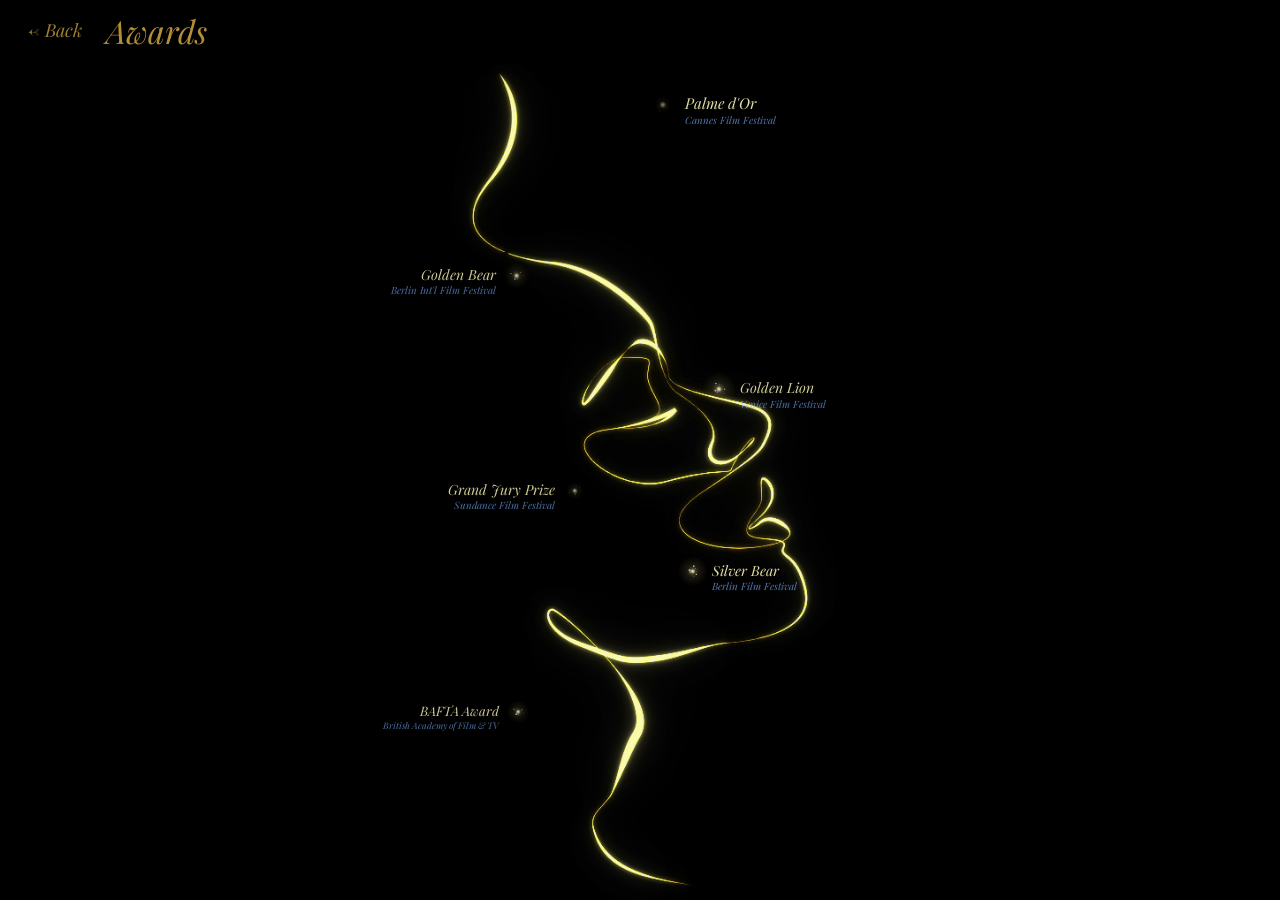
<file: awards.html>
<!doctype html>
<html lang="en">
<head>
  <meta charset="utf-8">
  <meta name="viewport" content="width=device-width,initial-scale=1">
  <title>Bella — Awards</title>
  <link rel="preconnect" href="https://fonts.googleapis.com">
  <link rel="preconnect" href="https://fonts.gstatic.com" crossorigin>
  <link href="https://fonts.googleapis.com/css2?family=Playfair+Display:ital,wght@0,400;0,700;1,400&display=swap" rel="stylesheet">
  <style>
    *, *::before, *::after { box-sizing: border-box; margin: 0; padding: 0; }
    html, body { width: 100%; height: 100%; background: #000; overflow: hidden; }
    header {
      position: fixed; top: 0; left: 0; right: 0; height: 60px;
      display: flex; align-items: center; padding: 0 28px; z-index: 10;
    }
    .back-link {
      color: rgba(210,168,65,0.75); font-family: 'Playfair Display', serif;
      font-style: italic;
      font-size: 18px; text-decoration: none; transition: color 0.2s;
    }
    .back-link:hover { color: #7aaeff; }
    .page-title {
      font-family: 'Playfair Display', serif;
      font-style: italic; font-size: 32px;
      font-weight: 400; color: rgba(210,168,65,0.85); margin-left: 24px;
    }
    canvas { position: fixed; top: 0; left: 0; width: 100%; height: 100%; cursor: default; }

    /* Modal */
    #modal {
      display: none; position: fixed; inset: 0; z-index: 100;
      align-items: center; justify-content: center;
      background: rgba(0,0,0,0.65); backdrop-filter: blur(6px);
    }
    #modal.open { display: flex; }
    #modal-box {
      position: relative;
      border: 1px solid rgba(210,168,65,0.35);
      background: rgba(0,0,0,0.88);
      padding: 44px 60px 36px;
      text-align: center;
      max-width: 400px;
      box-shadow: 0 0 80px rgba(255,248,180,0.08), 0 0 30px rgba(210,168,65,0.12);
    }
    #modal-festival {
      font-family: 'Playfair Display', serif;
      font-style: italic;
      font-size: 13px; letter-spacing: 0.14em;
      color: rgba(122,174,255,0.75);
      margin-bottom: 14px;
    }
    #modal-prize {
      font-family: 'Playfair Display', serif;
      font-style: italic;
      font-size: 42px; line-height: 1.1;
      color: rgba(255,252,200,0.95);
      margin-bottom: 10px;
    }
    #modal-year {
      font-family: 'Playfair Display', serif;
      font-style: italic;
      font-size: 17px;
      color: rgba(210,168,65,0.6);
    }
    #modal-close {
      position: absolute; top: 14px; right: 18px;
      background: none; border: none; cursor: pointer;
      color: rgba(210,168,65,0.45); font-size: 24px;
      font-family: sans-serif; line-height: 1; transition: color 0.2s;
    }
    #modal-close:hover { color: rgba(255,248,180,0.9); }

    /* ===== MOBILE ===== */
    @media (max-width: 767px) {
      header { height: 50px; padding: 0 16px; }
      .page-title { font-size: 22px; margin-left: 10px; }
      #modal-box {
        padding: 36px 24px 28px;
        margin: 0 16px;
        max-width: calc(100% - 32px);
      }
      #modal-prize   { font-size: 28px; }
      #modal-festival{ font-size: 11px; }
    }
  </style>
</head>
<body>
  <canvas id="c"></canvas>
  <header>
    <a href="https://sheisone1.github.io/string-curtain/index.html?open=1" class="back-link">← Back</a>
    <h1 class="page-title">Awards</h1>
  </header>

  <div id="modal">
    <div id="modal-box">
      <button id="modal-close" onclick="closeModal()">×</button>
      <div id="modal-festival"></div>
      <div id="modal-prize"></div>
      <div id="modal-year"></div>
    </div>
  </div>

  <script>
  const canvas = document.getElementById('c');
  const ctx    = canvas.getContext('2d');
  let W, H, dpr;
  const HEADER = 60;
  const ZOOM   = 1.10;   // slight zoom in

  const img = new Image();
  img.src = 'face.png';

  // ── Face outline path – [fx, fy] normalized within image rect ─────────────
  // Traces the main contour: hair curl → forehead → eye → nose → lips → chin → neck → shoulder
  const FACE_PATH = [
    [0.41, 0.00],  // hair peak
    [0.38, 0.05],  // hair curl base
    [0.43, 0.11],  // forehead top
    [0.45, 0.20],  // upper forehead
    [0.44, 0.29],  // brow
    [0.46, 0.35],  // eye
    [0.49, 0.40],  // nose bridge
    [0.55, 0.45],  // nose tip
    [0.53, 0.50],  // upper lip
    [0.50, 0.54],  // mouth
    [0.47, 0.59],  // lower lip
    [0.45, 0.63],  // chin
    [0.41, 0.68],  // jaw
    [0.42, 0.75],  // upper neck
    [0.43, 0.83],  // lower neck
    [0.38, 0.90],  // collarbone
    [0.33, 0.97],  // shoulder
  ];

  // Catmull-Rom spline: t ∈ [0,1] → [fx, fy]
  function pathPoint(t) {
    const n = FACE_PATH.length - 1;
    const seg = Math.min(Math.floor(t * n), n - 1);
    const lt  = t * n - seg;
    const p0  = FACE_PATH[Math.max(0,  seg - 1)];
    const p1  = FACE_PATH[seg];
    const p2  = FACE_PATH[Math.min(n,  seg + 1)];
    const p3  = FACE_PATH[Math.min(n,  seg + 2)];
    const cr  = (a, b, c, d, s) => 0.5 * (
      2*b + (-a+c)*s + (2*a-5*b+4*c-d)*s*s + (-a+3*b-3*c+d)*s*s*s
    );
    return [ cr(p0[0],p1[0],p2[0],p3[0],lt), cr(p0[1],p1[1],p2[1],p3[1],lt) ];
  }

  // ── 6 awards along the face outline – real prize names ───────────────────
  const AWARDS = [
    { t:0.05, side:'right', prize:"Palme d'Or",      festival:"Cannes Film Festival",           year:"2025", size:2.0, phase:0.0 },
    { t:0.22, side:'left',  prize:"Golden Bear",      festival:"Berlin Int'l Film Festival",     year:"2025", size:1.7, phase:1.4 },
    { t:0.36, side:'right', prize:"Golden Lion",      festival:"Venice Film Festival",           year:"2024", size:1.8, phase:2.1 },
    { t:0.52, side:'left',  prize:"Grand Jury Prize", festival:"Sundance Film Festival",         year:"2025", size:1.5, phase:0.8 },
    { t:0.66, side:'right', prize:"Silver Bear",      festival:"Berlin Film Festival",           year:"2024", size:1.5, phase:2.8 },
    { t:0.84, side:'left',  prize:"BAFTA Award",      festival:"British Academy of Film & TV",   year:"2025", size:1.4, phase:1.6 },
  ];

  // ── Face image rect (with zoom) ───────────────────────────────────────────
  function faceRect() {
    const ih  = (H - HEADER) * 0.88 * ZOOM;
    const aspect = img.naturalHeight > 0 ? img.naturalWidth / img.naturalHeight : 0.74;
    const iw  = ih * aspect;
    const ix  = (W - iw) / 2;
    // center vertically within the available space, accounting for zoom
    const iy  = HEADER + (H - HEADER) * 0.06 - (ih - (H - HEADER) * 0.88) / 2;
    return { ix, iy, iw, ih };
  }

  // ── Glowing particle cluster ──────────────────────────────────────────────
  function drawParticle(x, y, size, time, phase) {
    const pulse = 0.70 + 0.30 * Math.sin(time * 0.002 + phase);

    // Soft outer glow (small, warm)
    const gR = size * 10 * pulse;
    const g  = ctx.createRadialGradient(x, y, 0, x, y, gR);
    g.addColorStop(0,   `rgba(255,252,210,${0.38 * pulse})`);
    g.addColorStop(0.4, `rgba(255,240,160,${0.10 * pulse})`);
    g.addColorStop(1,   'rgba(255,220,80,0)');
    ctx.beginPath(); ctx.arc(x, y, gR, 0, Math.PI * 2);
    ctx.fillStyle = g; ctx.fill();

    // Orbiting micro-particles
    const count = 6;
    for (let i = 0; i < count; i++) {
      const speed = i % 2 === 0 ? 0.00085 : -0.00055;
      const ang   = (i / count) * Math.PI * 2 + time * speed + phase;
      const r     = size * (2.8 + Math.sin(time * 0.0025 + i * 1.1) * 1.0);
      const px    = x + Math.cos(ang) * r;
      const py    = y + Math.sin(ang) * r;
      const ps    = Math.max(0.3, (0.7 + Math.sin(time * 0.003 + i * 1.7) * 0.35) * pulse);
      ctx.beginPath(); ctx.arc(px, py, ps, 0, Math.PI * 2);
      ctx.fillStyle = `rgba(255,252,200,${0.70 * pulse})`;
      ctx.fill();
    }

    // Bright core
    const cg = ctx.createRadialGradient(x, y, 0, x, y, size * 1.8);
    cg.addColorStop(0,   `rgba(255,255,245,${pulse})`);
    cg.addColorStop(0.5, `rgba(255,250,190,${0.50 * pulse})`);
    cg.addColorStop(1,   'rgba(255,230,100,0)');
    ctx.beginPath(); ctx.arc(x, y, size * 1.8, 0, Math.PI * 2);
    ctx.fillStyle = cg; ctx.fill();
  }

  // ── Award label – drawn just beyond the particle ──────────────────────────
  function drawLabel(px, py, prize, festival, size, time, phase, side) {
    const isMobile = W < 768;
    const pulse  = 0.72 + 0.28 * Math.sin(time * 0.0017 + phase);
    const alpha  = 0.65 + 0.35 * pulse;
    const fSize  = Math.round((isMobile ? 7 : 9) + size * (isMobile ? 2 : 3));
    const isLeft = side === 'left';
    const offX   = isLeft
      ? -(size * (isMobile ? 3 : 5) + (isMobile ? 7 : 12))
      :  (size * (isMobile ? 3 : 5) + (isMobile ? 7 : 12));

    ctx.textAlign    = isLeft ? 'right' : 'left';
    ctx.textBaseline = 'middle';
    ctx.font      = `italic ${fSize}px 'Playfair Display', serif`;
    ctx.fillStyle = `rgba(255,250,185,${alpha})`;
    ctx.fillText(prize, px + offX, py);
    if (!isMobile) {
      ctx.font      = `italic ${Math.round(fSize * 0.68)}px 'Playfair Display', serif`;
      ctx.fillStyle = `rgba(122,174,255,${alpha * 0.78})`;
      ctx.fillText(festival, px + offX, py + fSize * 1.1);
    }
  }

  // ── Modal ─────────────────────────────────────────────────────────────────
  function showModal(a) {
    document.getElementById('modal-festival').textContent = a.festival;
    document.getElementById('modal-prize').textContent    = a.prize;
    document.getElementById('modal-year').textContent     = a.year;
    document.getElementById('modal').classList.add('open');
  }
  function closeModal() {
    document.getElementById('modal').classList.remove('open');
  }
  document.getElementById('modal').addEventListener('click', e => {
    if (e.target === document.getElementById('modal')) closeModal();
  });

  // ── Hit detection ─────────────────────────────────────────────────────────
  let awardPositions = [];

  canvas.addEventListener('click', e => {
    if (document.getElementById('modal').classList.contains('open')) return;
    const rect = canvas.getBoundingClientRect();
    const mx = e.clientX - rect.left;
    const my = e.clientY - rect.top;
    for (const ap of awardPositions) {
      const dx = mx - ap.x, dy = my - ap.y;
      if (dx*dx + dy*dy < 34*34) { showModal(ap.award); break; }
    }
  });

  // ── Mouse trail ───────────────────────────────────────────────────────────
  let mouseTrail = [];
  const TRAIL_MS = 280;

  canvas.addEventListener('mousemove', e => {
    const rect = canvas.getBoundingClientRect();
    const mx = e.clientX - rect.left;
    const my = e.clientY - rect.top;
    mouseTrail.push({ x: mx, y: my, t: performance.now() });
    if (mouseTrail.length > 40) mouseTrail.shift();

    let hit = false;
    for (const ap of awardPositions) {
      const dx = mx - ap.x, dy = my - ap.y;
      if (dx*dx + dy*dy < 34*34) { hit = true; break; }
    }
    canvas.style.cursor = hit ? 'pointer' : 'default';
  });

  function drawMouseTrail() {
    const now = performance.now();
    mouseTrail = mouseTrail.filter(p => now - p.t < TRAIL_MS);
    if (mouseTrail.length < 3) return;

    const tip = mouseTrail[mouseTrail.length - 1];
    const old = mouseTrail[0];

    // Build smooth catmull-rom path through all points
    function buildPath() {
      ctx.beginPath();
      ctx.moveTo(mouseTrail[0].x, mouseTrail[0].y);
      for (let i = 0; i < mouseTrail.length - 1; i++) {
        const p0 = mouseTrail[Math.max(0, i - 1)];
        const p1 = mouseTrail[i];
        const p2 = mouseTrail[i + 1];
        const p3 = mouseTrail[Math.min(mouseTrail.length - 1, i + 2)];
        const cp1x = p1.x + (p2.x - p0.x) / 6;
        const cp1y = p1.y + (p2.y - p0.y) / 6;
        const cp2x = p2.x - (p3.x - p1.x) / 6;
        const cp2y = p2.y - (p3.y - p1.y) / 6;
        ctx.bezierCurveTo(cp1x, cp1y, cp2x, cp2y, p2.x, p2.y);
      }
    }

    const grad = ctx.createLinearGradient(old.x, old.y, tip.x, tip.y);
    grad.addColorStop(0, 'rgba(255,250,185,0)');
    grad.addColorStop(1, 'rgba(255,250,185,0.75)');

    ctx.save();
    ctx.lineCap = 'round';
    ctx.lineJoin = 'round';

    // Soft glow pass
    buildPath();
    ctx.strokeStyle = grad;
    ctx.lineWidth = 3.5;
    ctx.globalAlpha = 0.12;
    ctx.stroke();

    // Mid glow
    buildPath();
    ctx.strokeStyle = grad;
    ctx.lineWidth = 1.8;
    ctx.globalAlpha = 0.25;
    ctx.stroke();

    // Crisp thread core
    buildPath();
    ctx.strokeStyle = grad;
    ctx.lineWidth = 0.7;
    ctx.globalAlpha = 0.85;
    ctx.stroke();

    // Tiny bright dot at tip
    ctx.globalAlpha = 1;
    const g = ctx.createRadialGradient(tip.x, tip.y, 0, tip.x, tip.y, 5);
    g.addColorStop(0, 'rgba(255,255,220,0.8)');
    g.addColorStop(1, 'rgba(255,250,185,0)');
    ctx.beginPath(); ctx.arc(tip.x, tip.y, 5, 0, Math.PI * 2);
    ctx.fillStyle = g; ctx.fill();

    ctx.restore();
  }

  // ── Main draw loop ────────────────────────────────────────────────────────
  function draw(time) {
    if (!img.complete || !img.naturalWidth) { requestAnimationFrame(draw); return; }
    ctx.clearRect(0, 0, W, H);

    const { ix, iy, iw, ih } = faceRect();
    const pulse = 0.88 + 0.12 * Math.sin(time * 0.0007);
    // Matches title color rgba(255,250,185): pale warm cream-yellow, glowing
    const gold  = 'invert(1) sepia(1) saturate(3) hue-rotate(8deg) brightness(1.4)';

    // Wide outer glow (strongest pulse)
    ctx.save(); ctx.globalAlpha = 0.14 * pulse;
    ctx.filter = `blur(30px) ${gold}`;
    ctx.drawImage(img, ix, iy, iw, ih); ctx.restore();

    ctx.save(); ctx.globalAlpha = 0.22 * pulse;
    ctx.filter = `blur(16px) ${gold}`;
    ctx.drawImage(img, ix, iy, iw, ih); ctx.restore();

    ctx.save(); ctx.globalAlpha = 0.40 * pulse;
    ctx.filter = `blur(7px) ${gold}`;
    ctx.drawImage(img, ix, iy, iw, ih); ctx.restore();

    ctx.save(); ctx.globalAlpha = 0.60;
    ctx.filter = `blur(2px) ${gold}`;
    ctx.drawImage(img, ix, iy, iw, ih); ctx.restore();

    // Sharp core line
    ctx.save(); ctx.globalAlpha = 0.95;
    ctx.filter = gold;
    ctx.drawImage(img, ix, iy, iw, ih); ctx.restore();

    // Particles + labels: anchor on face outline, particle at title position
    awardPositions = [];
    AWARDS.forEach(a => {
      const [fx, fy] = pathPoint(a.t);
      const ax = ix + fx * iw;           // anchor on face outline
      const ay = iy + fy * ih;
      const isLeft = a.side === 'left';
      const dist   = a.size * 42 + 16;  // how far the particle sits from the face
      const px = ax + (isLeft ? -dist : dist);  // particle / title position
      const py = ay;
      const pulse = 0.70 + 0.30 * Math.sin(time * 0.002 + a.phase);

      awardPositions.push({ x: px, y: py, award: a });
      drawParticle(px, py, a.size, time, a.phase);
      drawLabel(px, py, a.prize, a.festival, a.size, time, a.phase, a.side);
    });

    drawMouseTrail();
    requestAnimationFrame(draw);
  }

  // ── Resize ────────────────────────────────────────────────────────────────
  function resize() {
    dpr = window.devicePixelRatio || 1;
    W   = window.innerWidth;
    H   = window.innerHeight;
    canvas.width  = W * dpr;
    canvas.height = H * dpr;
    canvas.style.width  = W + 'px';
    canvas.style.height = H + 'px';
    ctx.scale(dpr, dpr);
  }

  resize();
  window.addEventListener('resize', () => { ctx.setTransform(1,0,0,1,0,0); resize(); });
  img.onload = () => document.fonts.ready.then(() => requestAnimationFrame(draw));
  if (img.complete && img.naturalWidth) document.fonts.ready.then(() => requestAnimationFrame(draw));
  </script>
</body>
</html>
</file>
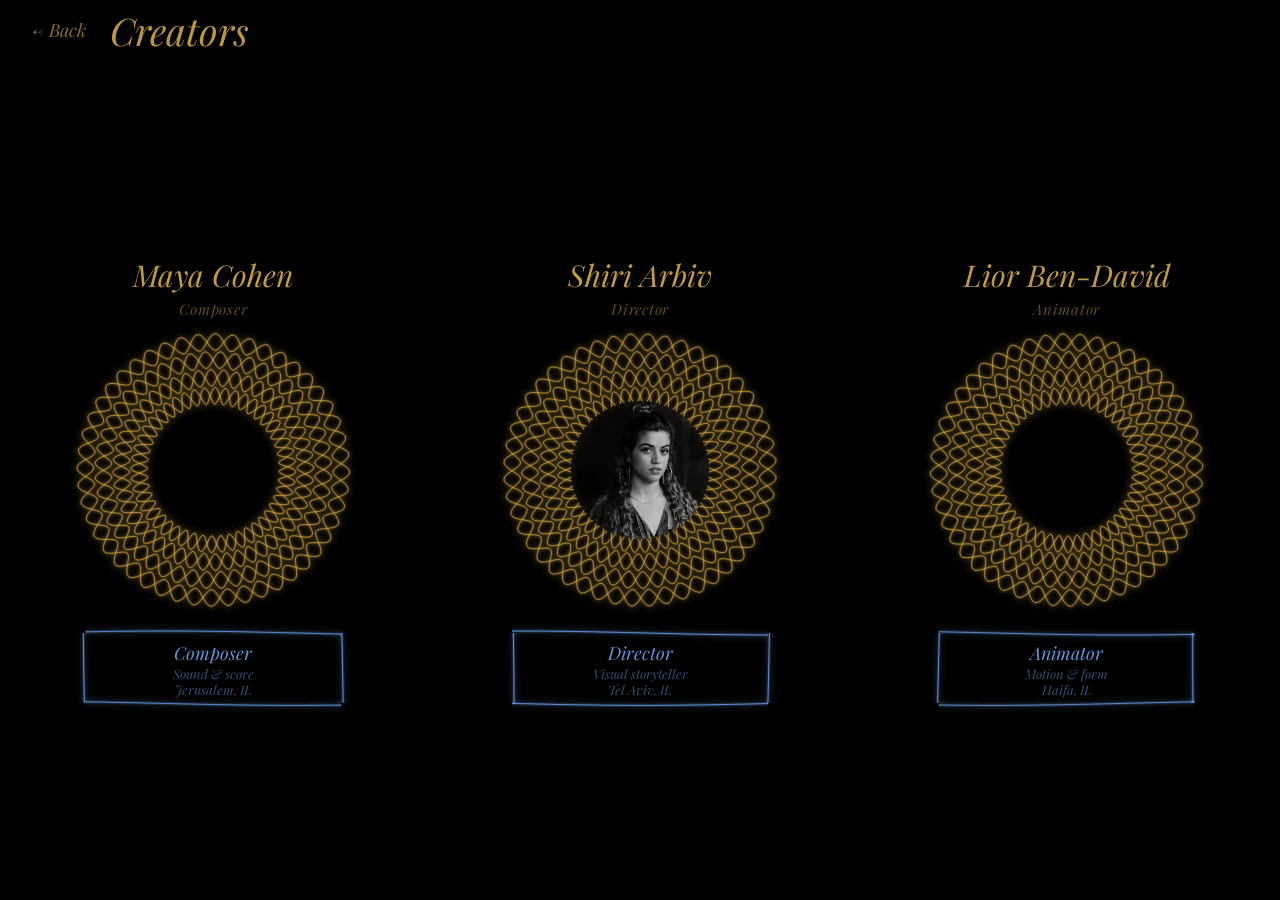
<file: creators.html>
<!doctype html>
<html lang="en">
<head>
  <meta charset="utf-8">
  <meta name="viewport" content="width=device-width,initial-scale=1">
  <title>Bella — Creators</title>
  <link rel="preconnect" href="https://fonts.googleapis.com">
  <link rel="preconnect" href="https://fonts.gstatic.com" crossorigin>
  <link href="https://fonts.googleapis.com/css2?family=Playfair+Display:ital,wght@0,400;0,700;1,400&display=swap" rel="stylesheet">
  <style>
    *, *::before, *::after { box-sizing: border-box; margin: 0; padding: 0; }
    html, body { width: 100%; height: 100%; background: #000; overflow: hidden; }

    canvas {
      position: fixed;
      inset: 0;
      width: 100%;
      height: 100%;
      display: block;
    }

    .page-header {
      position: fixed;
      top: 0; left: 0; right: 0;
      height: 60px;
      display: flex;
      align-items: center;
      padding: 0 32px;
      gap: 24px;
      z-index: 10;
    }

    .back-link {
      font-family: 'Playfair Display', serif;
      font-style: italic;
      font-size: 18px;
      color: rgba(210,168,65,0.65);
      text-decoration: none;
      transition: color 0.2s;
    }
    .back-link:hover { color: rgba(210,168,65,1); }

    .page-title {
      font-family: 'Playfair Display', serif;
      font-style: italic;
      font-size: 38px;
      color: rgba(210,168,65,0.9);
      font-weight: 400;
    }

    .creator-labels {
      position: fixed;
      left: 0; right: 0;
      height: 90px;
      display: flex;
      z-index: 10;
      pointer-events: none;
    }

    .creator-label {
      flex: 1;
      display: flex;
      flex-direction: column;
      align-items: center;
      justify-content: center;
      gap: 4px;
    }

    .creator-label .name {
      font-family: 'Playfair Display', serif;
      font-style: italic;
      font-size: 30px;
      color: rgba(210,168,65,0.92);
    }

    .creator-label .role {
      font-family: 'Playfair Display', serif;
      font-style: italic;
      font-size: 15px;
      color: rgba(210,168,65,0.45);
      letter-spacing: 0.05em;
    }

    /* ===== MOBILE ===== */
    @media (max-width: 767px) {
      .page-header { height: 54px; padding: 0 16px; gap: 14px; }
      .page-title  { font-size: 26px; }
      .back-link   { font-size: 11px; }
      /* Labels are rendered in canvas on mobile — hide HTML row */
      .creator-labels { display: none; }
    }
  </style>
</head>
<body>

  <canvas id="c"></canvas>

  <header class="page-header">
    <a href="https://sheisone1.github.io/string-curtain/index.html?open=1" class="back-link">← Back</a>
    <h1 class="page-title">Creators</h1>
  </header>

  <div class="creator-labels">
    <div class="creator-label">
      <span class="name">Maya Cohen</span>
      <span class="role">Composer</span>
    </div>
    <div class="creator-label">
      <span class="name">Shiri Arbiv</span>
      <span class="role">Director</span>
    </div>
    <div class="creator-label">
      <span class="name">Lior Ben-David</span>
      <span class="role">Animator</span>
    </div>
  </div>

  <script>
    const canvas = document.getElementById('c');
    const ctx = canvas.getContext('2d');
    let W, H, dpr;

    const PASSES = [[14, 0.028], [7, 0.060], [3, 0.17], [1, 0.75]];

    // Reference: 4 concentric rings, each made of 2 interweaving strands
    const N_RINGS = 4;
    const N_TWIST = 24; // twist cycles per full circle

    function resize() {
      dpr = window.devicePixelRatio || 1;
      W = window.innerWidth;
      H = window.innerHeight;
      canvas.width  = Math.round(W * dpr);
      canvas.height = Math.round(H * dpr);
      canvas.style.width  = W + 'px';
      canvas.style.height = H + 'px';
      ctx.scale(dpr, dpr);
    }

    // One ring: 2 interweaving strands offset by π → they cross = twisted rope texture
    function drawRopeRing(cx, cy, R, ropeHalf, time, phase) {
      const steps = Math.max(240, Math.round(R * 5));

      for (let strand = 0; strand < 2; strand++) {
        const sph = phase + strand * Math.PI; // opposite phase → strands cross

        for (const [lw, alpha] of PASSES) {
          ctx.beginPath();
          ctx.strokeStyle = `rgba(210,168,65,${alpha})`;
          ctx.lineWidth   = lw;
          for (let s = 0; s <= steps; s++) {
            const a   = (s / steps) * Math.PI * 2;
            const off = Math.sin(a * N_TWIST + time * 0.00038 + sph) * ropeHalf;
            const r   = R + off;
            const x   = cx + r * Math.cos(a);
            const y   = cy + r * Math.sin(a);
            s === 0 ? ctx.moveTo(x, y) : ctx.lineTo(x, y);
          }
          ctx.stroke();
        }
      }
    }

    // Full coil: 4 concentric rings, hollow centre (~38% of outer radius)
    function drawRopeCoil(cx, cy, outerR, time, basePh) {
      const innerR   = outerR * 0.58;  // bigger hollow centre for image
      const spacing  = (outerR - innerR) / (N_RINGS - 1);
      const ropeHalf = spacing * 0.46;

      for (let ri = 0; ri < N_RINGS; ri++) {
        const R     = innerR + ri * spacing;
        const phase = basePh + ri * 1.1;
        drawRopeRing(cx, cy, R, ropeHalf, time, phase);
      }
    }

    const CREATORS = [
      { name: 'Maya Cohen',     role: 'Composer',  lines: ['Sound & score',      'Jerusalem, IL'] },
      { name: 'Shiri Arbiv',    role: 'Director',  lines: ['Visual storyteller', 'Tel Aviv, IL'] },
      { name: 'Lior Ben-David', role: 'Animator',  lines: ['Motion & form',      'Haifa, IL'] },
    ];

    // Portrait for the centre sphere
    const portrait = new Image();
    portrait.src = 'Shiri_Arbiv.JPG';

    // Draw one horizontal wavy thread line
    function drawHThread(x0, x1, y, time, phase, rgb = '210,168,65') {
      for (const [lw, alpha] of PASSES) {
        ctx.beginPath();
        ctx.strokeStyle = `rgba(${rgb},${alpha})`;
        ctx.lineWidth   = lw;
        for (let x = x0; x <= x1; x += 2) {
          const wy = y + Math.sin(x * 0.012 + time * 0.001 + phase) * 2;
          x === x0 ? ctx.moveTo(x, wy) : ctx.lineTo(x, wy);
        }
        ctx.stroke();
      }
    }

    // Draw one vertical wavy thread line
    function drawVThread(x, y0, y1, time, phase, rgb = '210,168,65') {
      for (const [lw, alpha] of PASSES) {
        ctx.beginPath();
        ctx.strokeStyle = `rgba(${rgb},${alpha})`;
        ctx.lineWidth   = lw;
        for (let y = y0; y <= y1; y += 2) {
          const wx = x + Math.sin(y * 0.012 + time * 0.001 + phase) * 2;
          y === y0 ? ctx.moveTo(wx, y) : ctx.lineTo(wx, y);
        }
        ctx.stroke();
      }
    }

    // Draw a thread-border box with text inside
    function drawInfoBox(cx, top, w, h, time, phase, creator) {
      const left  = cx - w / 2;
      const right = cx + w / 2;
      const bot   = top + h;
      const blue  = '122,174,255';

      drawHThread(left, right, top,  time, phase,       blue);
      drawHThread(left, right, bot,  time, phase + 1.6, blue);
      drawVThread(left,  top, bot,   time, phase + 0.9, blue);
      drawVThread(right, top, bot,   time, phase + 2.5, blue);

      // Text inside
      ctx.textAlign    = 'center';
      ctx.fillStyle    = 'rgba(122,174,255,0.85)';
      ctx.font         = `italic 18px "Playfair Display", serif`;
      ctx.fillText(creator.role, cx, top + h * 0.38);

      ctx.fillStyle = 'rgba(122,174,255,0.45)';
      ctx.font      = `italic 13px "Playfair Display", serif`;
      creator.lines.forEach((line, i) => {
        ctx.fillText(line, cx, top + h * 0.65 + i * 16);
      });
    }

    const labels = document.querySelector('.creator-labels');

    function drawPortrait(cx, cy, R) {
      if (!portrait.complete || !portrait.naturalWidth) return;
      const clipR  = R * 0.54;
      const aspect = portrait.naturalWidth / portrait.naturalHeight;
      let iw, ih;
      if (aspect >= 1) { ih = clipR * 2; iw = ih * aspect; }
      else              { iw = clipR * 2; ih = iw / aspect; }
      ctx.save();
      ctx.beginPath();
      ctx.arc(cx, cy, clipR, 0, Math.PI * 2);
      ctx.clip();
      ctx.globalAlpha = 0.88;
      ctx.drawImage(portrait, cx - iw / 2, cy - ih * 0.38, iw, ih);
      ctx.restore();
    }

    function draw(time) {
      ctx.clearRect(0, 0, W, H);

      const HEADER_H = 60;
      const FOOTER_H = 20;
      const usableH  = H - HEADER_H - FOOTER_H;
      const isMobile = W < 768;
      const phases   = [0, 2.09, 4.19];

      if (isMobile) {
        // ── Mobile: stack 3 circles vertically, names drawn in canvas ──
        const R      = Math.min(W * 0.24, usableH * 0.13);
        const BOX_W  = Math.min(W * 0.78, R * 2.8);
        const BOX_H  = R * 0.65;
        const BOX_GAP = 10;
        const NAME_H  = R * 0.80;
        const itemH   = NAME_H + R * 2 + BOX_GAP + BOX_H + R * 0.5;
        const totalH  = itemH * 3;
        const startY  = HEADER_H + (usableH - totalH) / 2;

        CREATORS.forEach((creator, i) => {
          const cx = W / 2;
          const cy = startY + itemH * i + NAME_H + R;

          drawRopeCoil(cx, cy, R, time, phases[i]);
          if (i === 1) drawPortrait(cx, cy, R);

          // Name above circle
          const nSize = Math.max(12, Math.round(R * 0.52));
          ctx.textAlign = 'center'; ctx.textBaseline = 'middle';
          ctx.font      = `italic ${nSize}px "Playfair Display", serif`;
          ctx.fillStyle = 'rgba(210,168,65,0.92)';
          ctx.fillText(creator.name, cx, startY + itemH * i + NAME_H * 0.52);
          ctx.font      = `italic ${Math.round(nSize * 0.62)}px "Playfair Display", serif`;
          ctx.fillStyle = 'rgba(210,168,65,0.45)';
          ctx.fillText(creator.role, cx, startY + itemH * i + NAME_H * 0.52 + nSize * 1.3);

          drawInfoBox(cx, cy + R + BOX_GAP, BOX_W, BOX_H, time, phases[i], creator);
        });

      } else {
        // ── Desktop: 3 circles side by side ──
        const cy     = HEADER_H + usableH * 0.5;
        const R      = Math.min(W * 0.10, usableH * 0.34);
        const BOX_W  = R * 2.0;
        const BOX_H  = R * 0.55;
        const BOX_GAP = 35;
        const labelH  = 90;
        labels.style.top = (cy - R - 10 - labelH) + 'px';

        const positions = [W / 6, W / 2, W * 5 / 6];
        positions.forEach((cx, i) => {
          drawRopeCoil(cx, cy, R, time, phases[i]);
          if (i === 1) drawPortrait(cx, cy, R);
          drawInfoBox(cx, cy + R + BOX_GAP, BOX_W, BOX_H, time, phases[i], CREATORS[i]);
        });
      }

      requestAnimationFrame(draw);
    }

    window.addEventListener('resize', () => { resize(); });
    resize();
    requestAnimationFrame(draw);
  </script>

</body>
</html>
</file>
